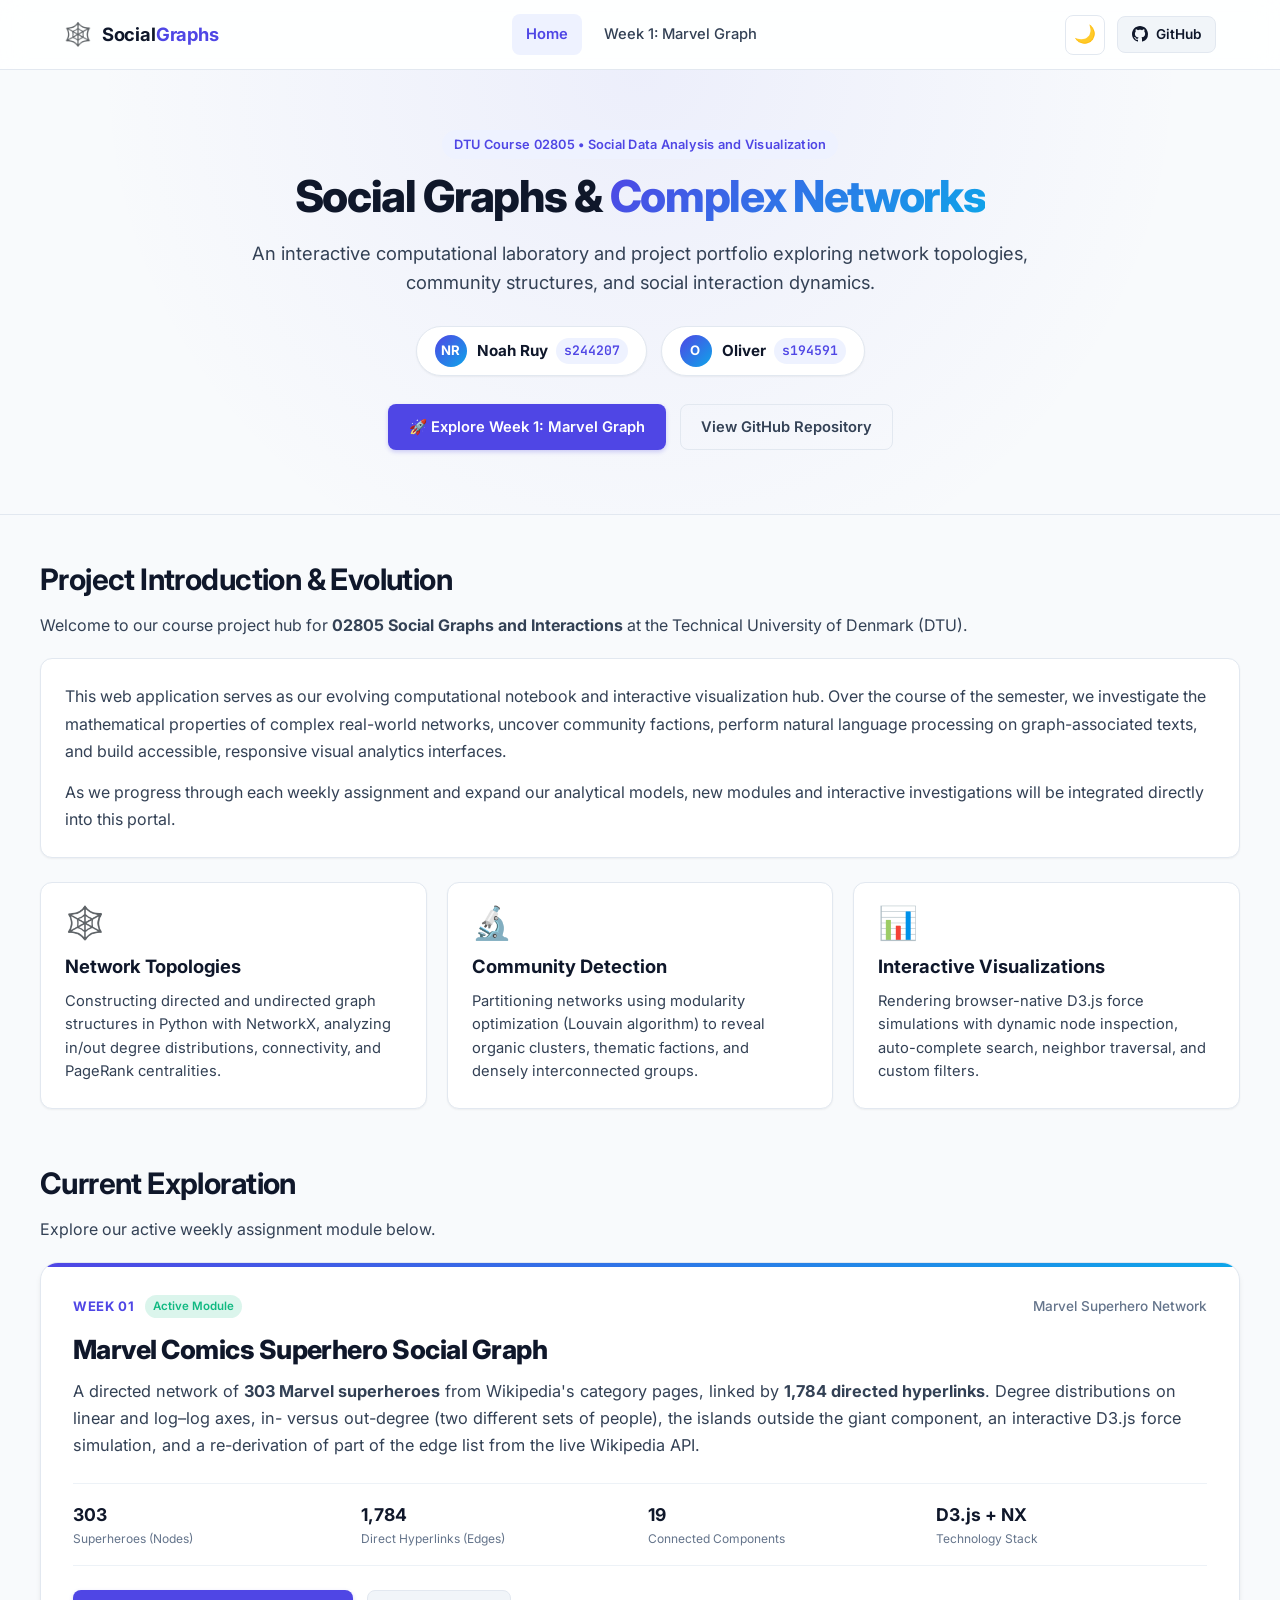
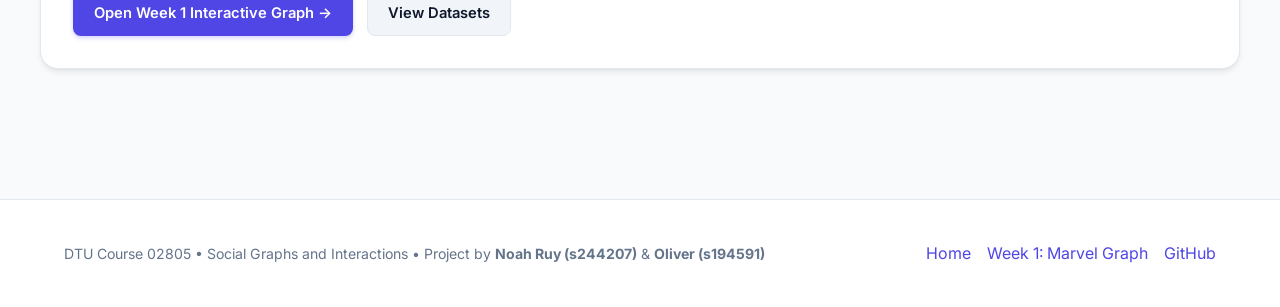
<file: docs/index.html>
<!DOCTYPE html>
<html lang="en">
<head>
  <meta charset="UTF-8" />
  <meta name="viewport" content="width=device-width, initial-scale=1.0" />
  <title>02805 Social Graphs & Interactions | Project Hub</title>
  <link rel="preconnect" href="https://fonts.googleapis.com">
  <link rel="preconnect" href="https://fonts.gstatic.com" crossorigin>
  <link href="https://fonts.googleapis.com/css2?family=Inter:wght@300;400;500;600;700;800&family=JetBrains+Mono:wght@400;500;600&display=swap" rel="stylesheet">
  <link rel="stylesheet" href="css/styles.css" />
</head>
<body class="theme-light">

  <!-- Top Navigation Bar -->
  <header class="navbar">
    <div class="nav-container">
      <a href="index.html" class="brand">
        <span class="brand-icon">🕸️</span>
        <span class="brand-text">Social<strong>Graphs</strong></span>
      </a>
      
      <nav class="nav-links" id="nav-links">
        <a href="index.html" class="nav-link active">Home</a>
        <a href="week1.html" class="nav-link">Week 1: Marvel Graph</a>
      </nav>

      <div class="nav-actions">
        <button id="theme-toggle" class="btn-icon" aria-label="Toggle theme" title="Toggle dark/light mode">
          <span class="theme-icon">🌙</span>
        </button>
        <a href="https://github.com/Neismo/02805-SocialGraphs" target="_blank" class="btn btn-secondary btn-sm">
          <svg class="icon" viewBox="0 0 24 24" width="16" height="16" fill="currentColor">
            <path d="M12 0C5.37 0 0 5.37 0 12c0 5.31 3.435 9.795 8.205 11.385.6.105.825-.255.825-.57 0-.285-.015-1.23-.015-2.235-3.015.555-3.795-.735-4.035-1.41-.135-.345-.72-1.41-1.23-1.695-.42-.225-1.02-.78-.015-.795.945-.015 1.62.87 1.845 1.23 1.08 1.815 2.805 1.305 3.495.99.105-.78.42-1.305.765-1.605-2.67-.3-5.46-1.335-5.46-5.925 0-1.305.465-2.385 1.23-3.225-.12-.3-.54-1.53.12-3.18 0 0 1.005-.315 3.3 1.23.96-.27 1.98-.405 3-.405s2.04.135 3 .405c2.295-1.56 3.3-1.23 3.3-1.23.66 1.65.24 2.88.12 3.18.765.84 1.23 1.905 1.23 3.225 0 4.605-2.805 5.625-5.475 5.925.435.375.81 1.095.81 2.22 0 1.605-.015 2.895-.015 3.3 0 .315.225.69.825.57A12.02 12.02 0 0024 12c0-6.63-5.37-12-12-12z"/>
          </svg>
          <span>GitHub</span>
        </a>
        <button id="mobile-menu-btn" class="btn-icon mobile-only" aria-label="Open menu">
          ☰
        </button>
      </div>
    </div>
  </header>

  <!-- Hero Section -->
  <section class="hero-section">
    <div class="container hero-content">
      <span class="tag-badge">DTU Course 02805 • Social Data Analysis and Visualization</span>
      <h1 class="hero-title">
        Social Graphs &amp; <span class="gradient-text">Complex Networks</span>
      </h1>
      <p class="hero-subtitle">
        An interactive computational laboratory and project portfolio exploring network topologies, community structures, and social interaction dynamics.
      </p>

      <!-- Authors Section -->
      <div class="authors-container">
        <div class="author-card">
          <div class="author-avatar">NR</div>
          <div class="author-details">
            <span class="author-name">Noah Ruy</span>
            <span class="author-id">s244207</span>
          </div>
        </div>
        <div class="author-card">
          <div class="author-avatar">O</div>
          <div class="author-details">
            <span class="author-name">Oliver</span>
            <span class="author-id">s194591</span>
          </div>
        </div>
      </div>

      <div class="hero-actions">
        <a href="week1.html" class="btn btn-primary">🚀 Explore Week 1: Marvel Graph</a>
        <a href="https://github.com/Neismo/02805-SocialGraphs" target="_blank" class="btn btn-outline">View GitHub Repository</a>
      </div>
    </div>
  </section>

  <!-- Main Content -->
  <main class="container page-content">

    <!-- Project Introduction Section -->
    <section class="section-block">
      <div class="section-heading">
        <h2>Project Introduction &amp; Evolution</h2>
        <p>
          Welcome to our course project hub for <strong>02805 Social Graphs and Interactions</strong> at the Technical University of Denmark (DTU).
        </p>
      </div>

      <div style="background-color: var(--bg-card); border: 1px solid var(--border-color); border-radius: var(--radius-md); padding: 24px; box-shadow: var(--shadow-xs); line-height: 1.7; color: var(--text-secondary); margin-bottom: 24px;">
        <p style="margin-bottom: 14px;">
          This web application serves as our evolving computational notebook and interactive visualization hub. Over the course of the semester, we investigate the mathematical properties of complex real-world networks, uncover community factions, perform natural language processing on graph-associated texts, and build accessible, responsive visual analytics interfaces.
        </p>
        <p>
          As we progress through each weekly assignment and expand our analytical models, new modules and interactive investigations will be integrated directly into this portal.
        </p>
      </div>

      <!-- Key Pillars -->
      <div class="pillars-grid">
        <div class="pillar-card">
          <span class="pillar-icon">🕸️</span>
          <h3 class="pillar-title">Network Topologies</h3>
          <p class="pillar-desc">
            Constructing directed and undirected graph structures in Python with NetworkX, analyzing in/out degree distributions, connectivity, and PageRank centralities.
          </p>
        </div>

        <div class="pillar-card">
          <span class="pillar-icon">🔬</span>
          <h3 class="pillar-title">Community Detection</h3>
          <p class="pillar-desc">
            Partitioning networks using modularity optimization (Louvain algorithm) to reveal organic clusters, thematic factions, and densely interconnected groups.
          </p>
        </div>

        <div class="pillar-card">
          <span class="pillar-icon">📊</span>
          <h3 class="pillar-title">Interactive Visualizations</h3>
          <p class="pillar-desc">
            Rendering browser-native D3.js force simulations with dynamic node inspection, auto-complete search, neighbor traversal, and custom filters.
          </p>
        </div>
      </div>
    </section>

    <!-- Active Weekly Module Section -->
    <section class="section-block">
      <div class="section-heading">
        <h2>Current Exploration</h2>
        <p>Explore our active weekly assignment module below.</p>
      </div>

      <div class="module-spotlight-card">
        <div class="module-spotlight-header">
          <div style="display: flex; align-items: center; gap: 10px;">
            <span class="week-number">Week 01</span>
            <span class="badge-pill ready">Active Module</span>
          </div>
          <span style="font-size: 0.85rem; color: var(--text-muted); font-weight: 500;">Marvel Superhero Network</span>
        </div>

        <h3 class="module-spotlight-title">Marvel Comics Superhero Social Graph</h3>
        <p class="module-spotlight-desc">
          A directed network of <strong>303 Marvel superheroes</strong> from Wikipedia's category pages, linked by <strong>1,784 directed hyperlinks</strong>. Degree distributions on linear and log&ndash;log axes, in- versus out-degree (two different sets of people), the islands outside the giant component, an interactive D3.js force simulation, and a re-derivation of part of the edge list from the live Wikipedia API.
        </p>

        <div class="module-spotlight-stats">
          <div class="week-stat-item">
            <span class="week-stat-val">303</span>
            <span class="week-stat-lbl">Superheroes (Nodes)</span>
          </div>
          <div class="week-stat-item">
            <span class="week-stat-val">1,784</span>
            <span class="week-stat-lbl">Direct Hyperlinks (Edges)</span>
          </div>
          <div class="week-stat-item">
            <span class="week-stat-val">19</span>
            <span class="week-stat-lbl">Connected Components</span>
          </div>
          <div class="week-stat-item">
            <span class="week-stat-val">D3.js + NX</span>
            <span class="week-stat-lbl">Technology Stack</span>
          </div>
        </div>

        <div class="module-spotlight-actions">
          <a href="week1.html" class="btn btn-primary">
            Open Week 1 Interactive Graph &rarr;
          </a>
          <a href="https://github.com/Neismo/02805-SocialGraphs/tree/master/docs/data" target="_blank" class="btn btn-secondary">
            View Datasets
          </a>
        </div>
      </div>
    </section>

  </main>

  <!-- Site Footer -->
  <footer class="site-footer">
    <div class="container footer-content">
      <div class="footer-text">
        DTU Course 02805 • Social Graphs and Interactions • Project by <strong>Noah Ruy (s244207)</strong> &amp; <strong>Oliver (s194591)</strong>
      </div>
      <div class="footer-links">
        <a href="index.html">Home</a>
        <a href="week1.html">Week 1: Marvel Graph</a>
        <a href="https://github.com/Neismo/02805-SocialGraphs" target="_blank">GitHub</a>
      </div>
    </div>
  </footer>

  <!-- Scripts -->
  <script src="js/main.js"></script>
</body>
</html>
</file>
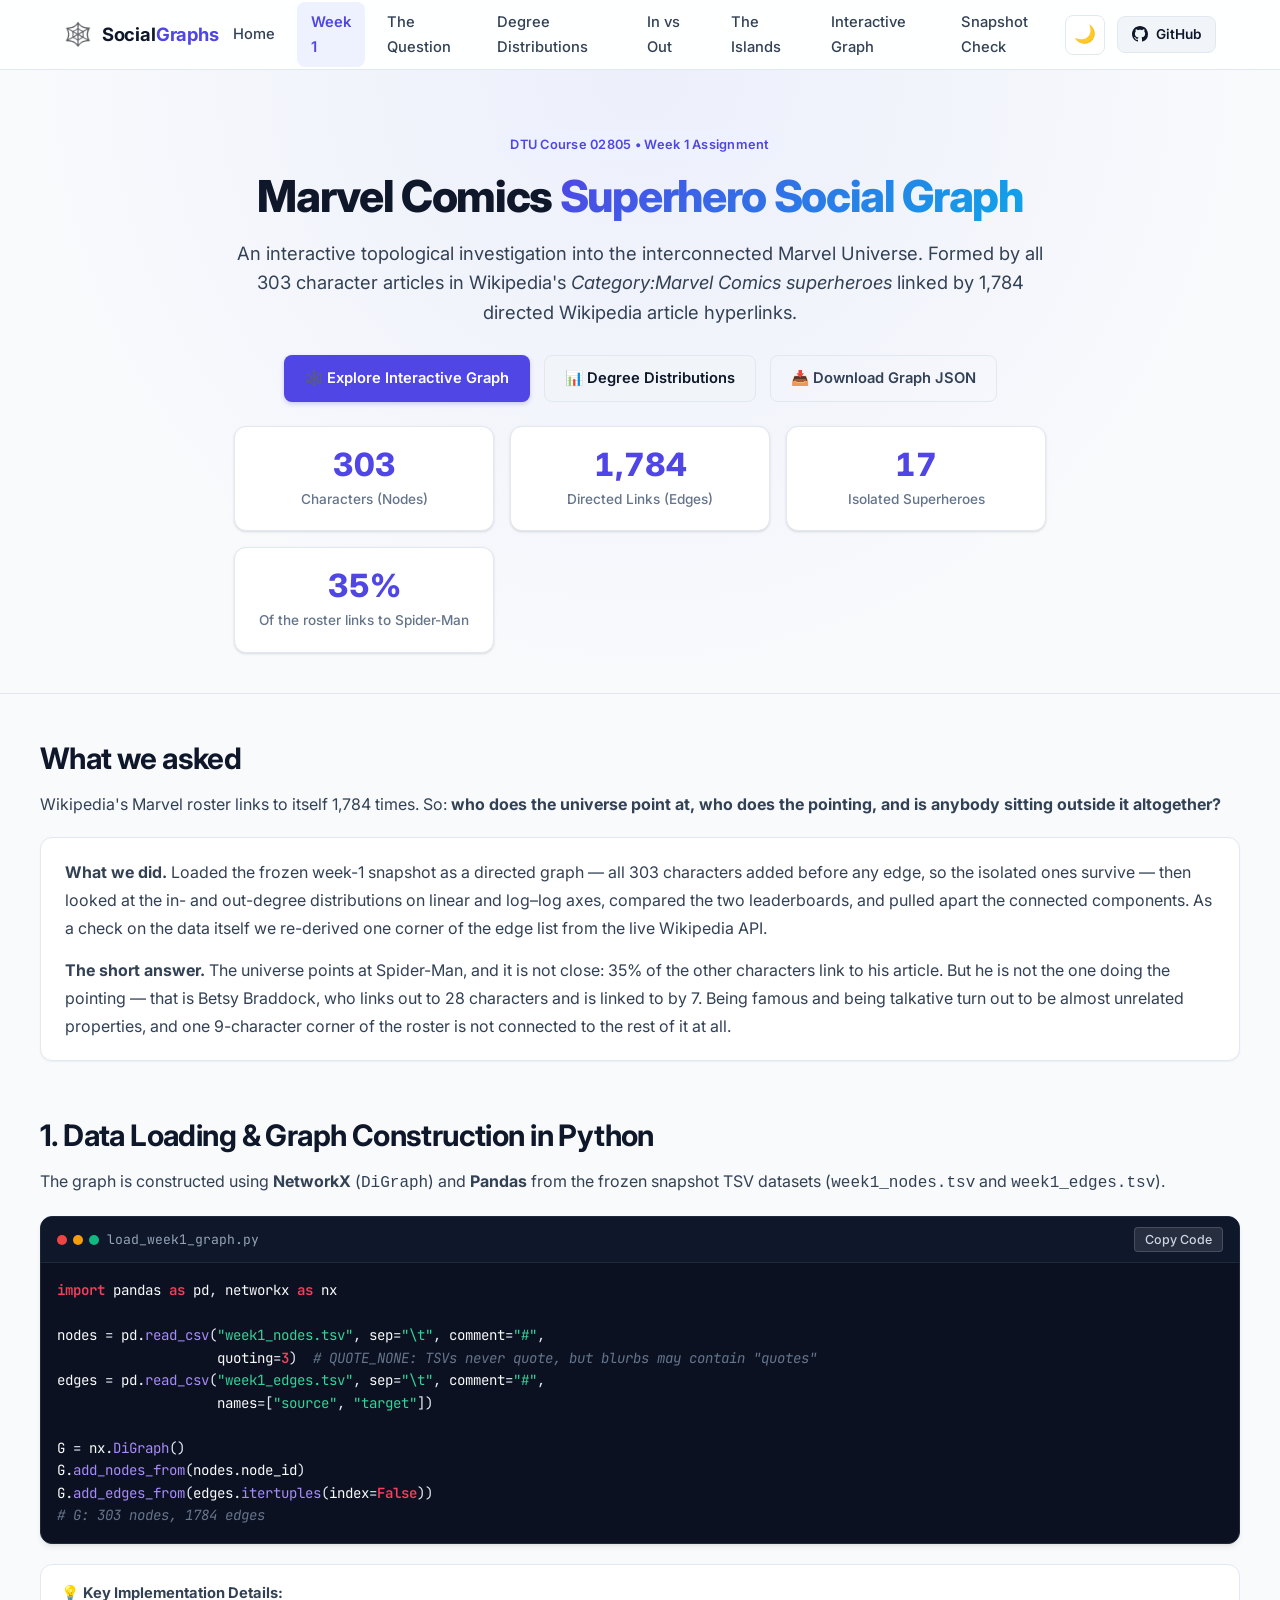
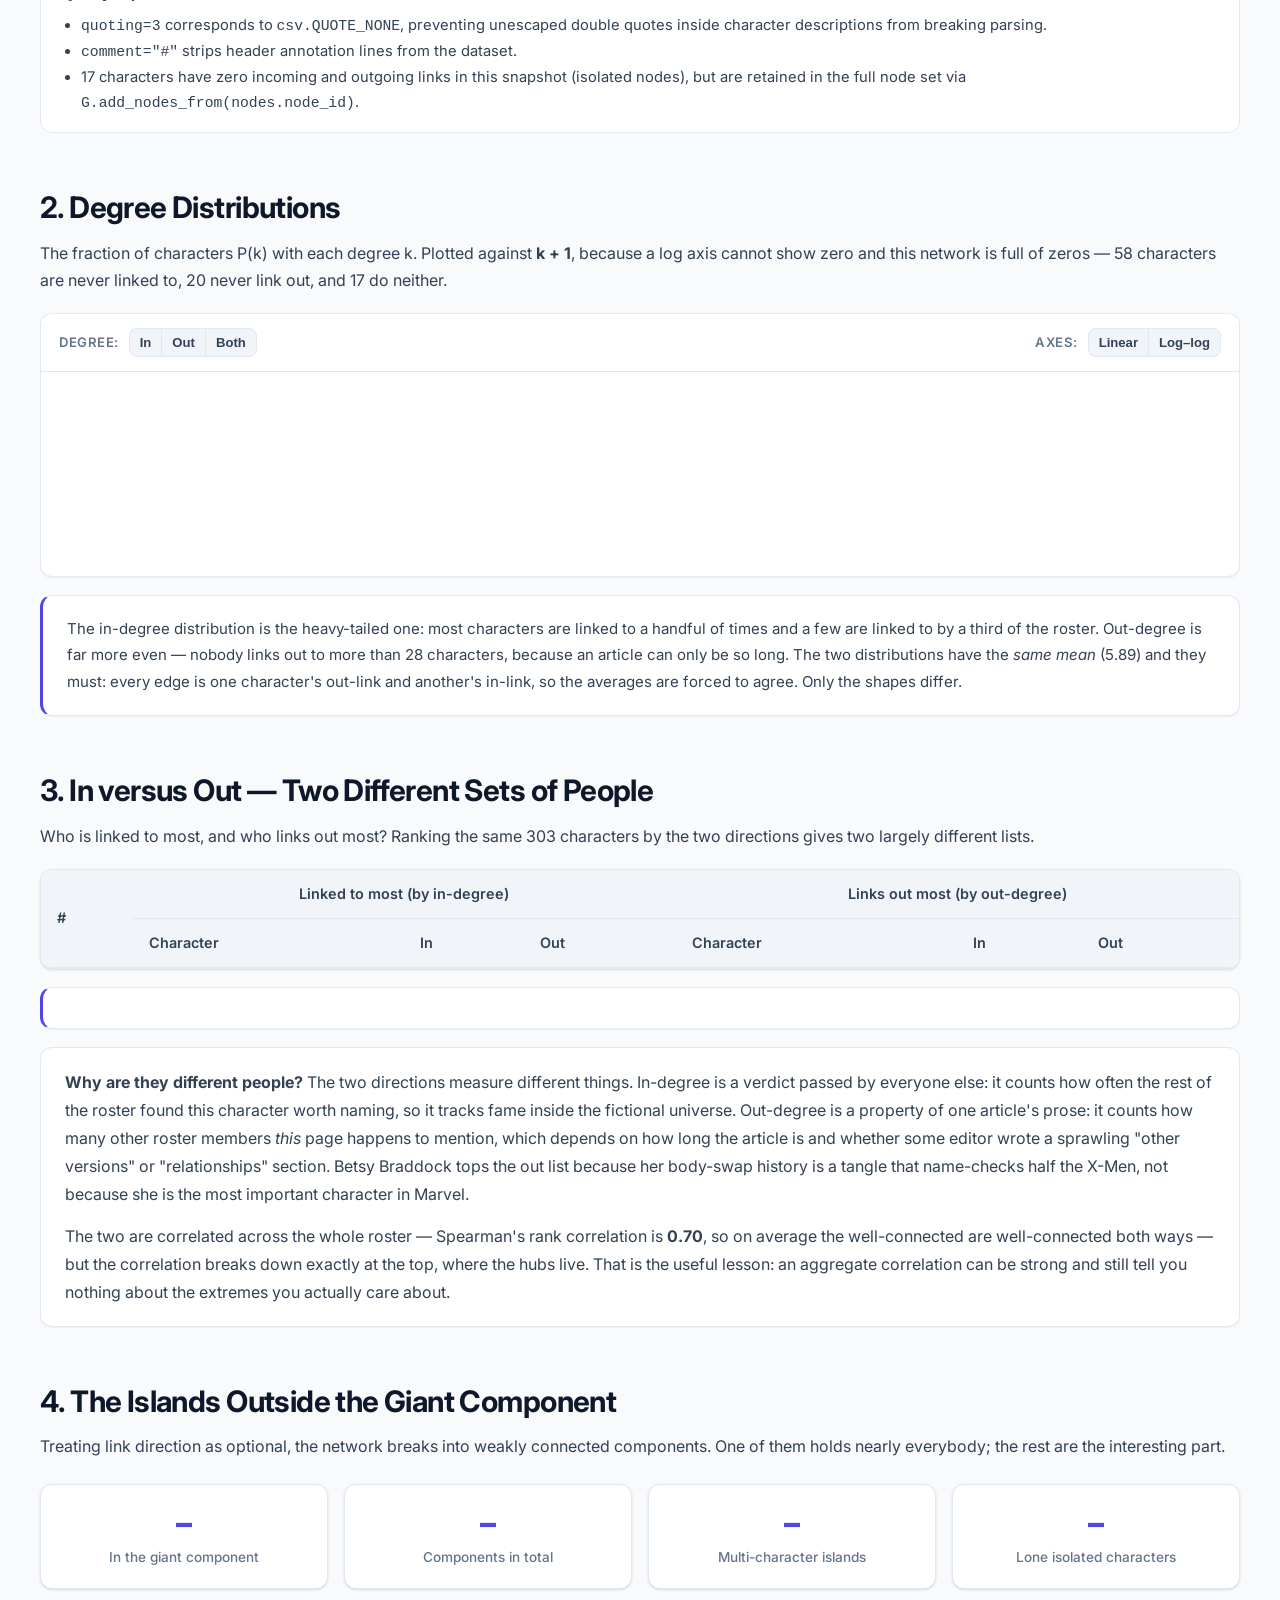
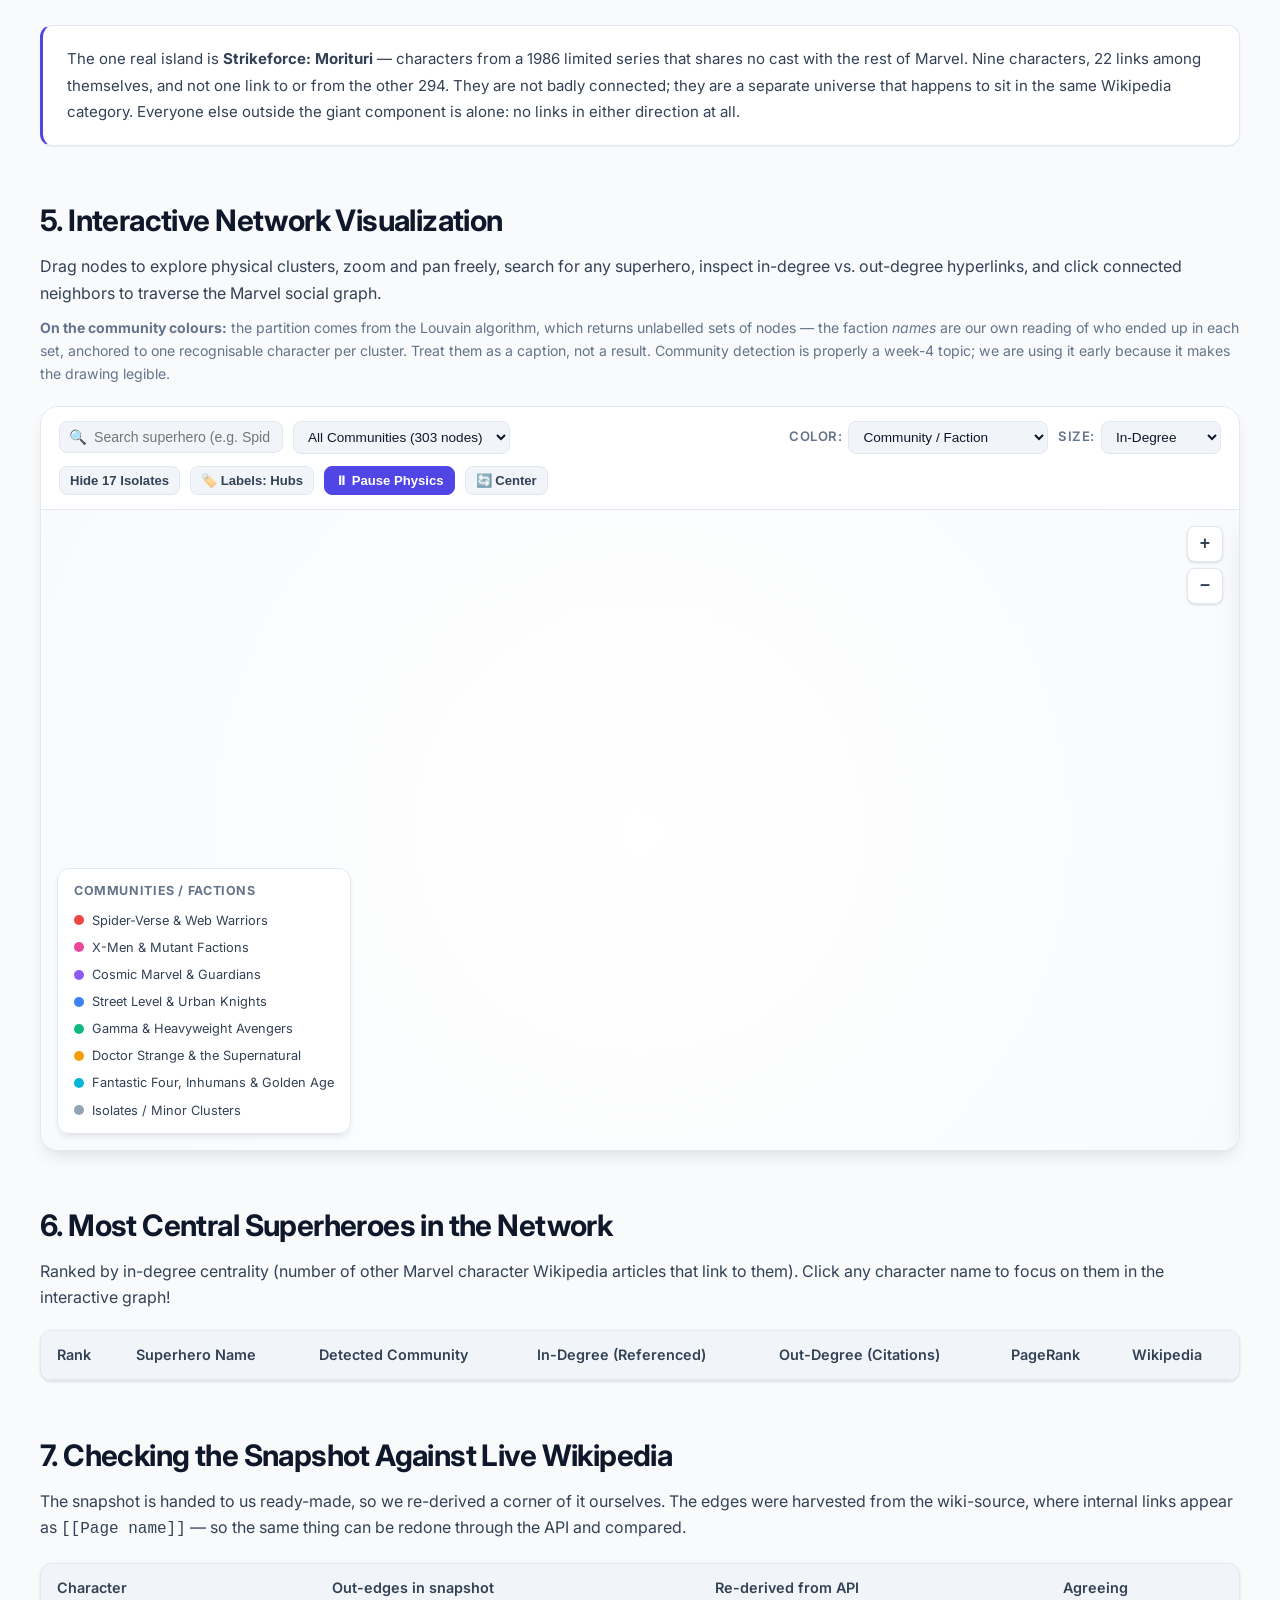
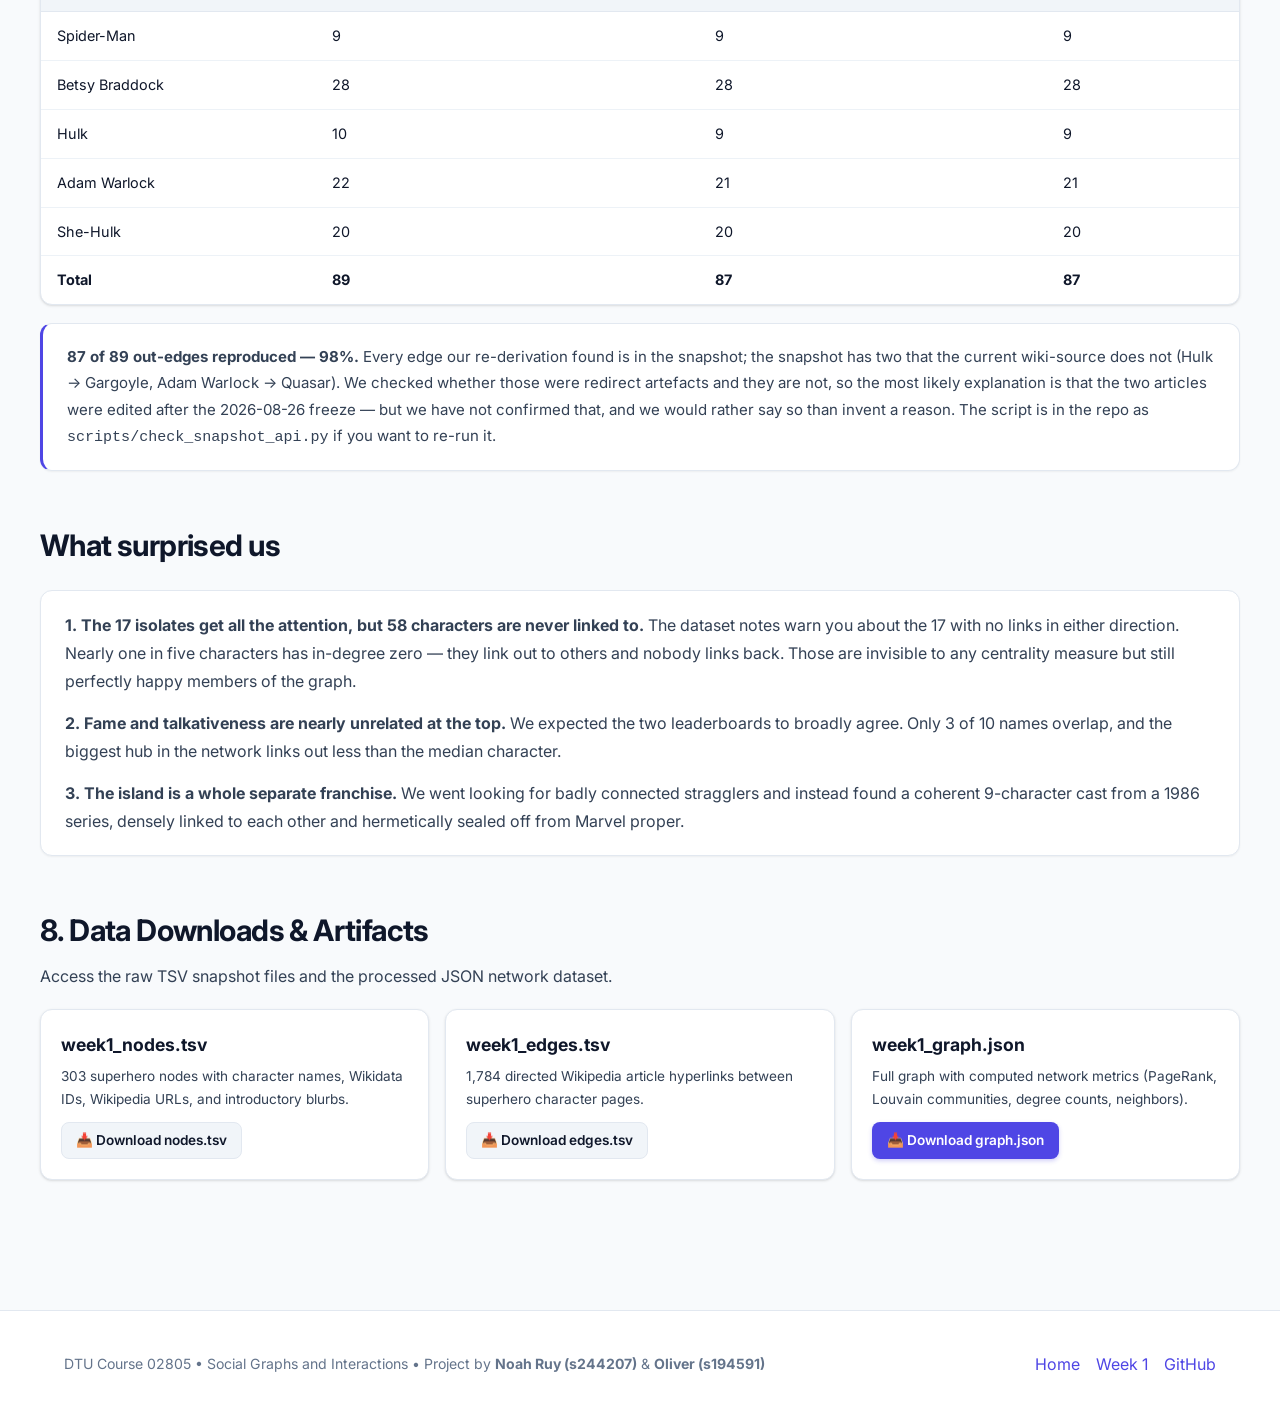
<file: docs/week1.html>
<!DOCTYPE html>
<html lang="en">
<head>
  <meta charset="UTF-8" />
  <meta name="viewport" content="width=device-width, initial-scale=1.0" />
  <title>Week 1: Marvel Superhero Social Graph | DTU 02805</title>
  <link rel="preconnect" href="https://fonts.googleapis.com">
  <link rel="preconnect" href="https://fonts.gstatic.com" crossorigin>
  <link href="https://fonts.googleapis.com/css2?family=Inter:wght@300;400;500;600;700;800&family=JetBrains+Mono:wght@400;500;600&display=swap" rel="stylesheet">
  <link rel="stylesheet" href="css/styles.css" />
  <!-- D3.js v7 -->
  <script src="https://d3js.org/d3.v7.min.js"></script>
</head>
<body class="theme-light">

  <!-- Top Navigation Bar -->
  <header class="navbar">
    <div class="nav-container">
      <a href="index.html" class="brand">
        <span class="brand-icon">🕸️</span>
        <span class="brand-text">Social<strong>Graphs</strong></span>
      </a>
      
      <nav class="nav-links" id="nav-links">
        <a href="index.html" class="nav-link">Home</a>
        <a href="week1.html" class="nav-link active">Week 1</a>
        <a href="#the-question" class="nav-link">The Question</a>
        <a href="#degree-distributions" class="nav-link">Degree Distributions</a>
        <a href="#in-vs-out" class="nav-link">In vs Out</a>
        <a href="#islands" class="nav-link">The Islands</a>
        <a href="#network-visualization" class="nav-link">Interactive Graph</a>
        <a href="#snapshot-check" class="nav-link">Snapshot Check</a>
      </nav>

      <div class="nav-actions">
        <button id="theme-toggle" class="btn-icon" aria-label="Toggle theme" title="Toggle dark/light mode">
          <span class="theme-icon">🌙</span>
        </button>
        <a href="https://github.com/Neismo/02805-SocialGraphs" target="_blank" class="btn btn-secondary btn-sm">
          <svg class="icon" viewBox="0 0 24 24" width="16" height="16" fill="currentColor">
            <path d="M12 0C5.37 0 0 5.37 0 12c0 5.31 3.435 9.795 8.205 11.385.6.105.825-.255.825-.57 0-.285-.015-1.23-.015-2.235-3.015.555-3.795-.735-4.035-1.41-.135-.345-.72-1.41-1.23-1.695-.42-.225-1.02-.78-.015-.795.945-.015 1.62.87 1.845 1.23 1.08 1.815 2.805 1.305 3.495.99.105-.78.42-1.305.765-1.605-2.67-.3-5.46-1.335-5.46-5.925 0-1.305.465-2.385 1.23-3.225-.12-.3-.54-1.53.12-3.18 0 0 1.005-.315 3.3 1.23.96-.27 1.98-.405 3-.405s2.04.135 3 .405c2.295-1.56 3.3-1.23 3.3-1.23.66 1.65.24 2.88.12 3.18.765.84 1.23 1.905 1.23 3.225 0 4.605-2.805 5.625-5.475 5.925.435.375.81 1.095.81 2.22 0 1.605-.015 2.895-.015 3.3 0 .315.225.69.825.57A12.02 12.02 0 0024 12c0-6.63-5.37-12-12-12z"/>
          </svg>
          <span>GitHub</span>
        </a>
        <button id="mobile-menu-btn" class="btn-icon mobile-only" aria-label="Open menu">
          ☰
        </button>
      </div>
    </div>
  </header>

  <!-- Hero Section -->
  <section class="hero-section">
    <div class="container hero-content">
      <span class="tag-badge">DTU Course 02805 • Week 1 Assignment</span>
      <h1 class="hero-title">
        Marvel Comics <span class="gradient-text">Superhero Social Graph</span>
      </h1>
      <p class="hero-subtitle">
        An interactive topological investigation into the interconnected Marvel Universe. Formed by all 303 character articles in Wikipedia's <em>Category:Marvel Comics superheroes</em> linked by 1,784 directed Wikipedia article hyperlinks.
      </p>

      <div class="hero-actions">
        <a href="#network-visualization" class="btn btn-primary">🕸️ Explore Interactive Graph</a>
        <a href="#degree-distributions" class="btn btn-secondary">📊 Degree Distributions</a>
        <a href="data/week1_graph.json" download class="btn btn-outline">📥 Download Graph JSON</a>
      </div>

      <!-- Quick Metrics Counter -->
      <div class="stats-grid">
        <div class="stat-card">
          <div class="stat-value">303</div>
          <div class="stat-label">Characters (Nodes)</div>
        </div>
        <div class="stat-card">
          <div class="stat-value">1,784</div>
          <div class="stat-label">Directed Links (Edges)</div>
        </div>
        <div class="stat-card">
          <div class="stat-value">17</div>
          <div class="stat-label">Isolated Superheroes</div>
        </div>
        <div class="stat-card">
          <div class="stat-value">35%</div>
          <div class="stat-label">Of the roster links to Spider-Man</div>
        </div>
      </div>
    </div>
  </section>

  <!-- Main Content -->
  <main class="container page-content">

    <!-- The question -->
    <section id="the-question" class="section-block">
      <div class="section-heading">
        <h2>What we asked</h2>
        <p>
          Wikipedia's Marvel roster links to itself 1,784 times. So: <strong>who does the universe
          point at, who does the pointing, and is anybody sitting outside it altogether?</strong>
        </p>
      </div>

      <div class="callout-post">
        <p>
          <strong>What we did.</strong> Loaded the frozen week-1 snapshot as a directed graph — all
          303 characters added before any edge, so the isolated ones survive — then looked at the
          in- and out-degree distributions on linear and log–log axes, compared the two
          leaderboards, and pulled apart the connected components. As a check on the data itself we
          re-derived one corner of the edge list from the live Wikipedia API.
        </p>
        <p>
          <strong>The short answer.</strong> The universe points at Spider-Man, and it is not close:
          35% of the other characters link to his article. But he is not the one doing the pointing
          — that is Betsy Braddock, who links out to 28 characters and is linked to by 7. Being
          famous and being talkative turn out to be almost unrelated properties, and one 9-character
          corner of the roster is not connected to the rest of it at all.
        </p>
      </div>
    </section>

    <!-- Section 1: Python Data Loading -->
    <section id="data-loading" class="section-block">
      <div class="section-heading">
        <h2>1. Data Loading & Graph Construction in Python</h2>
        <p>
          The graph is constructed using <strong>NetworkX</strong> (<code>DiGraph</code>) and <strong>Pandas</strong> from the frozen snapshot TSV datasets (<code>week1_nodes.tsv</code> and <code>week1_edges.tsv</code>).
        </p>
      </div>

      <div class="code-container">
        <div class="code-header">
          <div class="code-title">
            <div class="code-dots">
              <span class="code-dot red"></span>
              <span class="code-dot yellow"></span>
              <span class="code-dot green"></span>
            </div>
            <span>load_week1_graph.py</span>
          </div>
          <button class="btn-copy" data-target="python-code-snippet">Copy Code</button>
        </div>
        <pre class="code-block"><code id="python-code-snippet"><span class="hl-keyword">import</span> <span class="hl-var">pandas</span> <span class="hl-keyword">as</span> <span class="hl-var">pd</span>, <span class="hl-var">networkx</span> <span class="hl-keyword">as</span> <span class="hl-var">nx</span>

<span class="hl-var">nodes</span> = <span class="hl-var">pd</span>.<span class="hl-func">read_csv</span>(<span class="hl-string">"week1_nodes.tsv"</span>, <span class="hl-var">sep</span>=<span class="hl-string">"\t"</span>, <span class="hl-var">comment</span>=<span class="hl-string">"#"</span>,
                    <span class="hl-var">quoting</span>=<span class="hl-keyword">3</span>)  <span class="hl-comment"># QUOTE_NONE: TSVs never quote, but blurbs may contain "quotes"</span>
<span class="hl-var">edges</span> = <span class="hl-var">pd</span>.<span class="hl-func">read_csv</span>(<span class="hl-string">"week1_edges.tsv"</span>, <span class="hl-var">sep</span>=<span class="hl-string">"\t"</span>, <span class="hl-var">comment</span>=<span class="hl-string">"#"</span>,
                    <span class="hl-var">names</span>=[<span class="hl-string">"source"</span>, <span class="hl-string">"target"</span>])

<span class="hl-var">G</span> = <span class="hl-var">nx</span>.<span class="hl-func">DiGraph</span>()
<span class="hl-var">G</span>.<span class="hl-func">add_nodes_from</span>(<span class="hl-var">nodes</span>.<span class="hl-var">node_id</span>)
<span class="hl-var">G</span>.<span class="hl-func">add_edges_from</span>(<span class="hl-var">edges</span>.<span class="hl-func">itertuples</span>(<span class="hl-var">index</span>=<span class="hl-keyword">False</span>))
<span class="hl-comment"># G: 303 nodes, 1784 edges</span></code></pre>
      </div>

      <div style="background-color: var(--bg-surface); border: 1px solid var(--border-color); border-radius: var(--radius-md); padding: 16px 20px; font-size: 0.92rem; color: var(--text-secondary);">
        💡 <strong>Key Implementation Details:</strong>
        <ul style="margin: 8px 0 0 20px; line-height: 1.7;">
          <li><code>quoting=3</code> corresponds to <code>csv.QUOTE_NONE</code>, preventing unescaped double quotes inside character descriptions from breaking parsing.</li>
          <li><code>comment="#"</code> strips header annotation lines from the dataset.</li>
          <li>17 characters have zero incoming and outgoing links in this snapshot (isolated nodes), but are retained in the full node set via <code>G.add_nodes_from(nodes.node_id)</code>.</li>
        </ul>
      </div>
    </section>

    <!-- Section 2: Degree distributions -->
    <section id="degree-distributions" class="section-block">
      <div class="section-heading">
        <h2>2. Degree Distributions</h2>
        <p>
          The fraction of characters P(k) with each degree k. Plotted against <strong>k + 1</strong>,
          because a log axis cannot show zero and this network is full of zeros — 58 characters are
          never linked to, 20 never link out, and 17 do neither.
        </p>
      </div>

      <div id="degree-chart-wrapper" class="chart-card">
        <div class="graph-toolbar" style="border-radius: var(--radius-md) var(--radius-md) 0 0">
          <div class="toolbar-group">
            <span class="toolbar-label">Degree:</span>
            <span id="deg-mode-seg" class="seg-group">
              <button class="btn-tool" data-v="in">In</button>
              <button class="btn-tool" data-v="out">Out</button>
              <button class="btn-tool" data-v="both">Both</button>
            </span>
          </div>
          <div class="toolbar-group">
            <span class="toolbar-label">Axes:</span>
            <span id="deg-axes-seg" class="seg-group">
              <button class="btn-tool" data-v="linear">Linear</button>
              <button class="btn-tool" data-v="log">Log–log</button>
            </span>
          </div>
        </div>
        <div class="chart-body">
          <div id="degree-chart-legend" class="chart-legend-row"></div>
          <svg id="degree-chart"></svg>
          <p id="degree-chart-note" class="chart-note"></p>
        </div>
      </div>

      <div class="callout-note">
        The in-degree distribution is the heavy-tailed one: most characters are linked to a handful
        of times and a few are linked to by a third of the roster. Out-degree is far more even —
        nobody links out to more than 28 characters, because an article can only be so long. The two
        distributions have the <em>same mean</em> (5.89) and they must: every edge is one character's
        out-link and another's in-link, so the averages are forced to agree. Only the shapes differ.
      </div>
    </section>

    <!-- Section 3: In versus out -->
    <section id="in-vs-out" class="section-block">
      <div class="section-heading">
        <h2>3. In versus Out — Two Different Sets of People</h2>
        <p>
          Who is linked to most, and who links out most? Ranking the same 303 characters by the two
          directions gives two largely different lists.
        </p>
      </div>

      <div class="table-wrapper">
        <table class="data-table">
          <thead>
            <tr>
              <th rowspan="2">#</th>
              <th colspan="3" style="text-align:center">Linked to most (by in-degree)</th>
              <th colspan="3" style="text-align:center">Links out most (by out-degree)</th>
            </tr>
            <tr>
              <th>Character</th><th>In</th><th>Out</th>
              <th>Character</th><th>In</th><th>Out</th>
            </tr>
          </thead>
          <tbody id="inout-tbody"><!-- populated from week1_graph.json --></tbody>
        </table>
      </div>

      <div class="callout-note" id="inout-readout"></div>

      <div class="callout-post">
        <p>
          <strong>Why are they different people?</strong> The two directions measure different
          things. In-degree is a verdict passed by everyone else: it counts how often the rest of
          the roster found this character worth naming, so it tracks fame inside the fictional
          universe. Out-degree is a property of one article's prose: it counts how many other
          roster members <em>this</em> page happens to mention, which depends on how long the
          article is and whether some editor wrote a sprawling "other versions" or "relationships"
          section. Betsy Braddock tops the out list because her body-swap history is a tangle that
          name-checks half the X-Men, not because she is the most important character in Marvel.
        </p>
        <p>
          The two are correlated across the whole roster — Spearman's rank correlation is
          <strong>0.70</strong>, so on average the well-connected are well-connected both ways — but
          the correlation breaks down exactly at the top, where the hubs live. That is the useful
          lesson: an aggregate correlation can be strong and still tell you nothing about the
          extremes you actually care about.
        </p>
      </div>
    </section>

    <!-- Section 4: The islands -->
    <section id="islands" class="section-block">
      <div class="section-heading">
        <h2>4. The Islands Outside the Giant Component</h2>
        <p>
          Treating link direction as optional, the network breaks into weakly connected components.
          One of them holds nearly everybody; the rest are the interesting part.
        </p>
      </div>

      <div class="stats-grid">
        <div class="stat-card"><div class="stat-value" id="isl-giant">–</div>
          <div class="stat-label">In the giant component</div></div>
        <div class="stat-card"><div class="stat-value" id="isl-count">–</div>
          <div class="stat-label">Components in total</div></div>
        <div class="stat-card"><div class="stat-value" id="isl-islands">–</div>
          <div class="stat-label">Multi-character islands</div></div>
        <div class="stat-card"><div class="stat-value" id="isl-singletons">–</div>
          <div class="stat-label">Lone isolated characters</div></div>
      </div>

      <div id="island-list" style="display:grid; grid-template-columns:repeat(auto-fit,minmax(280px,1fr)); gap:16px; margin-top:18px"></div>

      <div class="callout-note">
        The one real island is <strong>Strikeforce: Morituri</strong> — characters from a 1986
        limited series that shares no cast with the rest of Marvel. Nine characters, 22 links among
        themselves, and not one link to or from the other 294. They are not badly connected; they
        are a separate universe that happens to sit in the same Wikipedia category. Everyone else
        outside the giant component is alone: no links in either direction at all.
      </div>
    </section>

    <!-- Section 5: Interactive Network Visualization -->
    <section id="network-visualization" class="section-block">
      <div class="section-heading">
        <h2>5. Interactive Network Visualization</h2>
        <p>
          Drag nodes to explore physical clusters, zoom and pan freely, search for any superhero, inspect in-degree vs. out-degree hyperlinks, and click connected neighbors to traverse the Marvel social graph.
        </p>
        <p style="font-size:.88rem;color:var(--text-muted);margin-top:10px">
          <strong>On the community colours:</strong> the partition comes from the Louvain algorithm,
          which returns unlabelled sets of nodes — the faction <em>names</em> are our own reading of
          who ended up in each set, anchored to one recognisable character per cluster. Treat them as
          a caption, not a result. Community detection is properly a week-4 topic; we are using it
          early because it makes the drawing legible.
        </p>
      </div>

      <!-- Graph Stage -->
      <div class="graph-stage-wrapper">
        
        <!-- Controls Toolbar -->
        <div class="graph-toolbar">
          <div class="toolbar-group">
            <!-- Search Superhero -->
            <div class="search-box-wrapper">
              <span class="search-icon">🔍</span>
              <input type="text" id="search-superhero" class="search-input" placeholder="Search superhero (e.g. Spider-Man)..." autocomplete="off" />
              <div id="search-dropdown" class="search-dropdown"></div>
            </div>

            <!-- Community Filter -->
            <select id="filter-community" class="select-control">
              <option value="all">All Communities (303 nodes)</option>
            </select>
          </div>

          <div class="toolbar-group">
            <!-- Color Mode -->
            <div style="display:flex; align-items:center; gap:6px;">
              <span class="toolbar-label">Color:</span>
              <select id="select-color-mode" class="select-control">
                <option value="community">Community / Faction</option>
                <option value="in_degree">In-Degree (Popularity)</option>
                <option value="out_degree">Out-Degree (Connectivity)</option>
                <option value="pagerank">PageRank</option>
              </select>
            </div>

            <!-- Size Mode -->
            <div style="display:flex; align-items:center; gap:6px;">
              <span class="toolbar-label">Size:</span>
              <select id="select-size-mode" class="select-control">
                <option value="in_degree">In-Degree</option>
                <option value="out_degree">Out-Degree</option>
                <option value="total_degree">Total Degree</option>
                <option value="pagerank">PageRank</option>
                <option value="uniform">Uniform</option>
              </select>
            </div>
          </div>

          <div class="toolbar-group">
            <button id="btn-toggle-isolates" class="btn-tool">Hide 17 Isolates</button>
            <button id="btn-toggle-labels" class="btn-tool">🏷️ Labels: Hubs</button>
            <button id="btn-toggle-physics" class="btn-tool active">⏸ Pause Physics</button>
            <button id="btn-reset-zoom" class="btn-tool">🔄 Center</button>
          </div>
        </div>

        <!-- Graph Viewport Canvas -->
        <div id="graph-container" class="graph-viewport">
          <svg id="graph-svg"></svg>

          <!-- Floating Zoom Controls -->
          <div class="graph-floating-controls">
            <button id="btn-zoom-in" class="btn-float" title="Zoom In">+</button>
            <button id="btn-zoom-out" class="btn-float" title="Zoom Out">−</button>
          </div>

          <!-- Legend Overlay -->
          <div class="graph-legend-overlay">
            <div class="legend-title">Communities / Factions</div>
            <div class="legend-items">
              <div class="legend-item"><span class="legend-color-dot" style="background:#EF4444;"></span> Spider-Verse & Web Warriors</div>
              <div class="legend-item"><span class="legend-color-dot" style="background:#EC4899;"></span> X-Men & Mutant Factions</div>
              <div class="legend-item"><span class="legend-color-dot" style="background:#8B5CF6;"></span> Cosmic Marvel & Guardians</div>
              <div class="legend-item"><span class="legend-color-dot" style="background:#3B82F6;"></span> Street Level & Urban Knights</div>
              <div class="legend-item"><span class="legend-color-dot" style="background:#10B981;"></span> Gamma & Heavyweight Avengers</div>
              <div class="legend-item"><span class="legend-color-dot" style="background:#F59E0B;"></span> Doctor Strange & the Supernatural</div>
              <div class="legend-item"><span class="legend-color-dot" style="background:#06B6D4;"></span> Fantastic Four, Inhumans & Golden Age</div>
              <div class="legend-item"><span class="legend-color-dot" style="background:#94A3B8;"></span> Isolates / Minor Clusters</div>
            </div>
          </div>

          <!-- Hover Tooltip -->
          <div id="graph-tooltip" class="graph-tooltip"></div>

          <!-- Node Inspector Drawer -->
          <div id="node-inspector" class="node-inspector-drawer">
            <div class="inspector-header">
              <span class="inspector-header-title">Character Inspector</span>
              <button id="inspector-close" class="btn-close" aria-label="Close Inspector">✕</button>
            </div>
            <div class="inspector-body">
              <div class="char-hero">
                <h3 id="insp-name" class="char-name">Spider-Man</h3>
                <div id="insp-id" class="char-id">Spider-Man</div>
                <div style="margin-top: 6px;">
                  <span id="insp-community-badge" class="badge-pill">Spider-Verse</span>
                </div>
              </div>

              <p id="insp-desc" class="char-description">
                Spider-Man is a superhero created by Stan Lee and Steve Ditko...
              </p>

              <div>
                <a id="insp-wiki-link" href="#" target="_blank" class="btn btn-outline btn-sm" style="width: 100%;">
                  Read Wikipedia Article ↗
                </a>
              </div>

              <!-- Metrics -->
              <div class="char-metrics-grid">
                <div class="char-metric-card">
                  <div id="insp-in-degree" class="char-metric-val">106</div>
                  <div class="char-metric-lbl">In-Degree (Incoming)</div>
                </div>
                <div class="char-metric-card">
                  <div id="insp-out-degree" class="char-metric-val">9</div>
                  <div class="char-metric-lbl">Out-Degree (Outgoing)</div>
                </div>
                <div class="char-metric-card">
                  <div id="insp-total-degree" class="char-metric-val">115</div>
                  <div class="char-metric-lbl">Total Degree</div>
                </div>
                <div class="char-metric-card">
                  <div id="insp-pagerank" class="char-metric-val">0.0501</div>
                  <div class="char-metric-lbl">PageRank</div>
                </div>
              </div>

              <!-- Incoming Links -->
              <div>
                <div class="neighbor-section-title">
                  <span>Incoming Links (Referenced By)</span>
                  <span style="color: #06b6d4; font-size: 0.75rem;">Cyan Arrows</span>
                </div>
                <div id="insp-in-neighbors" class="neighbor-chips"></div>
              </div>

              <!-- Outgoing Links -->
              <div>
                <div class="neighbor-section-title">
                  <span>Outgoing Links (Links To)</span>
                  <span style="color: #f59e0b; font-size: 0.75rem;">Orange Arrows</span>
                </div>
                <div id="insp-out-neighbors" class="neighbor-chips"></div>
              </div>
            </div>
          </div>

        </div>
      </div>
    </section>

    <!-- Section 3: Top Superheroes Table -->
    <section id="top-superheroes" class="section-block">
      <div class="section-heading">
        <h2>6. Most Central Superheroes in the Network</h2>
        <p>
          Ranked by in-degree centrality (number of other Marvel character Wikipedia articles that link to them). Click any character name to focus on them in the interactive graph!
        </p>
      </div>

      <div class="table-wrapper">
        <table class="data-table">
          <thead>
            <tr>
              <th>Rank</th>
              <th>Superhero Name</th>
              <th>Detected Community</th>
              <th>In-Degree (Referenced)</th>
              <th>Out-Degree (Citations)</th>
              <th>PageRank</th>
              <th>Wikipedia</th>
            </tr>
          </thead>
          <tbody id="top-superheroes-tbody">
            <!-- Populated via week1.js -->
          </tbody>
        </table>
      </div>
    </section>

    <!-- Section 7: Checking the snapshot -->
    <section id="snapshot-check" class="section-block">
      <div class="section-heading">
        <h2>7. Checking the Snapshot Against Live Wikipedia</h2>
        <p>
          The snapshot is handed to us ready-made, so we re-derived a corner of it ourselves. The
          edges were harvested from the wiki-source, where internal links appear as
          <code>[[Page name]]</code> — so the same thing can be redone through the API and compared.
        </p>
      </div>

      <div class="table-wrapper">
        <table class="data-table">
          <thead><tr><th>Character</th><th>Out-edges in snapshot</th><th>Re-derived from API</th><th>Agreeing</th></tr></thead>
          <tbody>
            <tr><td>Spider-Man</td><td>9</td><td>9</td><td>9</td></tr>
            <tr><td>Betsy Braddock</td><td>28</td><td>28</td><td>28</td></tr>
            <tr><td>Hulk</td><td>10</td><td>9</td><td>9</td></tr>
            <tr><td>Adam Warlock</td><td>22</td><td>21</td><td>21</td></tr>
            <tr><td>She-Hulk</td><td>20</td><td>20</td><td>20</td></tr>
            <tr><td><strong>Total</strong></td><td><strong>89</strong></td><td><strong>87</strong></td><td><strong>87</strong></td></tr>
          </tbody>
        </table>
      </div>

      <div class="callout-note">
        <strong>87 of 89 out-edges reproduced — 98%.</strong> Every edge our re-derivation found is
        in the snapshot; the snapshot has two that the current wiki-source does not
        (Hulk → Gargoyle, Adam Warlock → Quasar). We checked whether those were redirect artefacts
        and they are not, so the most likely explanation is that the two articles were edited after
        the 2026-08-26 freeze — but we have not confirmed that, and we would rather say so than
        invent a reason. The script is in the repo as
        <code>scripts/check_snapshot_api.py</code> if you want to re-run it.
      </div>
    </section>

    <!-- What surprised us -->
    <section class="section-block">
      <div class="section-heading">
        <h2>What surprised us</h2>
      </div>
      <div class="callout-post">
        <p>
          <strong>1. The 17 isolates get all the attention, but 58 characters are never linked to.</strong>
          The dataset notes warn you about the 17 with no links in either direction. Nearly one in five
          characters has in-degree zero — they link out to others and nobody links back. Those are
          invisible to any centrality measure but still perfectly happy members of the graph.
        </p>
        <p>
          <strong>2. Fame and talkativeness are nearly unrelated at the top.</strong> We expected the
          two leaderboards to broadly agree. Only 3 of 10 names overlap, and the biggest hub in the
          network links out less than the median character.
        </p>
        <p>
          <strong>3. The island is a whole separate franchise.</strong> We went looking for badly
          connected stragglers and instead found a coherent 9-character cast from a 1986 series,
          densely linked to each other and hermetically sealed off from Marvel proper.
        </p>
      </div>
    </section>

    <!-- Section 8: Downloads & Resources -->
    <section id="downloads" class="section-block">
      <div class="section-heading">
        <h2>8. Data Downloads & Artifacts</h2>
        <p>Access the raw TSV snapshot files and the processed JSON network dataset.</p>
      </div>

      <div style="display: grid; grid-template-columns: repeat(auto-fit, minmax(260px, 1fr)); gap: 16px;">
        <div class="stat-card" style="text-align: left;">
          <div style="font-weight: 700; font-size: 1.1rem; margin-bottom: 6px;">week1_nodes.tsv</div>
          <p style="font-size: 0.85rem; color: var(--text-secondary); margin-bottom: 12px;">
            303 superhero nodes with character names, Wikidata IDs, Wikipedia URLs, and introductory blurbs.
          </p>
          <a href="data/week1_nodes.tsv" download class="btn btn-secondary btn-sm">📥 Download nodes.tsv</a>
        </div>

        <div class="stat-card" style="text-align: left;">
          <div style="font-weight: 700; font-size: 1.1rem; margin-bottom: 6px;">week1_edges.tsv</div>
          <p style="font-size: 0.85rem; color: var(--text-secondary); margin-bottom: 12px;">
            1,784 directed Wikipedia article hyperlinks between superhero character pages.
          </p>
          <a href="data/week1_edges.tsv" download class="btn btn-secondary btn-sm">📥 Download edges.tsv</a>
        </div>

        <div class="stat-card" style="text-align: left;">
          <div style="font-weight: 700; font-size: 1.1rem; margin-bottom: 6px;">week1_graph.json</div>
          <p style="font-size: 0.85rem; color: var(--text-secondary); margin-bottom: 12px;">
            Full graph with computed network metrics (PageRank, Louvain communities, degree counts, neighbors).
          </p>
          <a href="data/week1_graph.json" download class="btn btn-primary btn-sm">📥 Download graph.json</a>
        </div>
      </div>
    </section>

  </main>

  <!-- Site Footer -->
  <footer class="site-footer">
    <div class="container footer-content">
      <div class="footer-text">
        DTU Course 02805 • Social Graphs and Interactions • Project by <strong>Noah Ruy (s244207)</strong> &amp; <strong>Oliver (s194591)</strong>
      </div>
      <div class="footer-links">
        <a href="index.html">Home</a>
        <a href="week1.html">Week 1</a>
        <a href="https://github.com/Neismo/02805-SocialGraphs" target="_blank">GitHub</a>
      </div>
    </div>
  </footer>

  <!-- Scripts -->
  <script src="js/main.js"></script>
  <script src="js/week1.js"></script>
  <script src="js/week1-analysis.js"></script>
</body>
</html>
</file>
<file: docs/css/styles.css>
/* ==================================================
   02805 Social Graphs - Modern Responsive Stylesheet
   ================================================== */

:root {
  --font-sans: 'Inter', -apple-system, BlinkMacSystemFont, "Segoe UI", Roboto, sans-serif;
  --font-mono: 'JetBrains Mono', monospace;

  /* Light Theme */
  --bg-primary: #f8fafc;
  --bg-surface: #ffffff;
  --bg-surface-alt: #f1f5f9;
  --bg-surface-subtle: #f8fafc;
  --bg-card: #ffffff;
  --bg-overlay: rgba(15, 23, 42, 0.6);
  
  --border-color: #e2e8f0;
  --border-subtle: #edf2f7;
  --border-focus: #6366f1;

  --text-primary: #0f172a;
  --text-secondary: #334155;
  --text-muted: #64748b;
  --text-inverse: #ffffff;

  --accent-primary: #4f46e5;
  --accent-primary-hover: #4338ca;
  --accent-primary-light: #eef2ff;
  --accent-secondary: #0ea5e9;
  --accent-emerald: #10b981;
  --accent-amber: #f59e0b;
  --accent-rose: #f43f5e;

  --shadow-xs: 0 1px 2px 0 rgba(0, 0, 0, 0.05);
  --shadow-sm: 0 1px 3px 0 rgba(0, 0, 0, 0.1), 0 1px 2px -1px rgba(0, 0, 0, 0.1);
  --shadow-md: 0 4px 6px -1px rgba(0, 0, 0, 0.08), 0 2px 4px -2px rgba(0, 0, 0, 0.06);
  --shadow-lg: 0 10px 15px -3px rgba(0, 0, 0, 0.08), 0 4px 6px -4px rgba(0, 0, 0, 0.04);
  --shadow-xl: 0 20px 25px -5px rgba(0, 0, 0, 0.1), 0 8px 10px -6px rgba(0, 0, 0, 0.04);

  --radius-xs: 4px;
  --radius-sm: 8px;
  --radius-md: 12px;
  --radius-lg: 18px;
  --radius-full: 9999px;

  --nav-height: 70px;
}

body.theme-dark {
  /* Dark Theme */
  --bg-primary: #090d16;
  --bg-surface: #0f172a;
  --bg-surface-alt: #1e293b;
  --bg-surface-subtle: #131d31;
  --bg-card: #111c33;
  --bg-overlay: rgba(0, 0, 0, 0.75);

  --border-color: #1e293b;
  --border-subtle: #192338;
  --border-focus: #818cf8;

  --text-primary: #f8fafc;
  --text-secondary: #cbd5e1;
  --text-muted: #94a3b8;
  --text-inverse: #090d16;

  --accent-primary: #6366f1;
  --accent-primary-hover: #818cf8;
  --accent-primary-light: rgba(99, 102, 241, 0.15);
  --accent-secondary: #38bdf8;
  --accent-emerald: #34d399;
  --accent-amber: #fbbf24;
  --accent-rose: #fb7185;

  --shadow-xs: 0 1px 2px 0 rgba(0, 0, 0, 0.4);
  --shadow-sm: 0 1px 3px 0 rgba(0, 0, 0, 0.5);
  --shadow-md: 0 4px 6px -1px rgba(0, 0, 0, 0.6);
  --shadow-lg: 0 10px 15px -3px rgba(0, 0, 0, 0.7);
  --shadow-xl: 0 20px 25px -5px rgba(0, 0, 0, 0.8);
}

/* Base resets */
*, *::before, *::after {
  box-sizing: border-box;
  margin: 0;
  padding: 0;
}

html {
  scroll-behavior: smooth;
  scroll-padding-top: calc(var(--nav-height) + 20px);
}

body {
  font-family: var(--font-sans);
  background-color: var(--bg-primary);
  color: var(--text-primary);
  line-height: 1.65;
  transition: background-color 0.25s ease, color 0.25s ease;
  -webkit-font-smoothing: antialiased;
  min-height: 100vh;
  display: flex;
  flex-direction: column;
}

.container {
  width: 100%;
  max-width: 1200px;
  margin: 0 auto;
  padding: 0 24px;
}

a {
  color: var(--accent-primary);
  text-decoration: none;
  transition: color 0.2s ease;
}
a:hover {
  color: var(--accent-primary-hover);
}

/* ==================================================
   Navbar
   ================================================== */
.navbar {
  position: sticky;
  top: 0;
  z-index: 1000;
  height: var(--nav-height);
  background: rgba(255, 255, 255, 0.85);
  backdrop-filter: blur(12px);
  -webkit-backdrop-filter: blur(12px);
  border-bottom: 1px solid var(--border-color);
  transition: background 0.3s ease, border-color 0.3s ease;
}

body.theme-dark .navbar {
  background: rgba(15, 23, 42, 0.85);
}

.nav-container {
  max-width: 1200px;
  height: 100%;
  margin: 0 auto;
  padding: 0 24px;
  display: flex;
  align-items: center;
  justify-content: space-between;
}

.brand {
  display: flex;
  align-items: center;
  gap: 10px;
  font-size: 1.15rem;
  font-weight: 700;
  color: var(--text-primary);
  letter-spacing: -0.01em;
}

.brand-icon {
  font-size: 1.4rem;
  line-height: 1;
}

.brand-text strong {
  color: var(--accent-primary);
}

.nav-links {
  display: flex;
  align-items: center;
  gap: 8px;
}

.nav-link {
  padding: 8px 14px;
  border-radius: var(--radius-sm);
  font-size: 0.92rem;
  font-weight: 500;
  color: var(--text-secondary);
  transition: all 0.2s ease;
  display: inline-flex;
  align-items: center;
  gap: 6px;
}

.nav-link:hover {
  color: var(--text-primary);
  background-color: var(--bg-surface-alt);
}

.nav-link.active {
  color: var(--accent-primary);
  background-color: var(--accent-primary-light);
  font-weight: 600;
}

/* Dropdown */
.nav-dropdown {
  position: relative;
}

.nav-dropdown-menu {
  position: absolute;
  top: calc(100% + 8px);
  left: 0;
  min-width: 220px;
  background-color: var(--bg-surface);
  border: 1px solid var(--border-color);
  border-radius: var(--radius-md);
  box-shadow: var(--shadow-lg);
  padding: 8px;
  display: none;
  flex-direction: column;
  gap: 4px;
  z-index: 1001;
  animation: dropdownFade 0.2s ease;
}

@keyframes dropdownFade {
  from { opacity: 0; transform: translateY(-6px); }
  to { opacity: 1; transform: translateY(0); }
}

.nav-dropdown:hover .nav-dropdown-menu,
.nav-dropdown.open .nav-dropdown-menu {
  display: flex;
}

.nav-dropdown-item {
  padding: 8px 12px;
  border-radius: var(--radius-sm);
  font-size: 0.88rem;
  color: var(--text-secondary);
  display: flex;
  align-items: center;
  justify-content: space-between;
  transition: all 0.15s ease;
}

.nav-dropdown-item:hover {
  background-color: var(--bg-surface-alt);
  color: var(--text-primary);
}

.nav-dropdown-item.active {
  color: var(--accent-primary);
  background-color: var(--accent-primary-light);
  font-weight: 600;
}

.badge-pill {
  font-size: 0.72rem;
  font-weight: 600;
  padding: 2px 8px;
  border-radius: var(--radius-full);
  background: var(--bg-surface-alt);
  color: var(--text-muted);
}

.badge-pill.ready {
  background: rgba(16, 185, 129, 0.15);
  color: var(--accent-emerald);
}

.badge-pill.soon {
  background: rgba(148, 163, 184, 0.15);
  color: var(--text-muted);
}

.nav-actions {
  display: flex;
  align-items: center;
  gap: 12px;
}

.btn-icon {
  display: flex;
  align-items: center;
  justify-content: center;
  width: 40px;
  height: 40px;
  border-radius: var(--radius-sm);
  border: 1px solid var(--border-color);
  background-color: var(--bg-surface);
  color: var(--text-secondary);
  cursor: pointer;
  transition: all 0.2s ease;
  font-size: 1.1rem;
}

.btn-icon:hover {
  background-color: var(--bg-surface-alt);
  color: var(--text-primary);
  border-color: var(--text-muted);
}

.mobile-only {
  display: none;
}

/* ==================================================
   Buttons & Badges
   ================================================== */
.btn {
  display: inline-flex;
  align-items: center;
  justify-content: center;
  gap: 8px;
  padding: 10px 20px;
  border-radius: var(--radius-sm);
  font-size: 0.92rem;
  font-weight: 600;
  cursor: pointer;
  transition: all 0.2s ease;
  border: 1px solid transparent;
  white-space: nowrap;
}

.btn-sm {
  padding: 6px 14px;
  font-size: 0.85rem;
}

.btn-primary {
  background-color: var(--accent-primary);
  color: #ffffff !important;
  box-shadow: 0 2px 4px rgba(79, 70, 229, 0.25);
}

.btn-primary:hover {
  background-color: var(--accent-primary-hover);
  transform: translateY(-1px);
  box-shadow: 0 4px 10px rgba(79, 70, 229, 0.35);
}

.btn-secondary {
  background-color: var(--bg-surface-alt);
  color: var(--text-primary);
  border-color: var(--border-color);
}

.btn-secondary:hover {
  background-color: var(--border-color);
  color: var(--text-primary);
}

.btn-outline {
  background-color: transparent;
  color: var(--text-secondary);
  border-color: var(--border-color);
}

.btn-outline:hover {
  border-color: var(--accent-primary);
  color: var(--accent-primary);
  background-color: var(--accent-primary-light);
}

.tag-badge {
  display: inline-flex;
  align-items: center;
  gap: 6px;
  padding: 4px 12px;
  background-color: var(--accent-primary-light);
  color: var(--accent-primary);
  border-radius: var(--radius-full);
  font-size: 0.8rem;
  font-weight: 600;
  letter-spacing: 0.02em;
  margin-bottom: 12px;
}

/* ==================================================
   Hero Section
   ================================================== */
.hero-section {
  padding: 60px 0 40px;
  background: radial-gradient(circle at 50% 0%, rgba(99, 102, 241, 0.08) 0%, transparent 70%);
  border-bottom: 1px solid var(--border-color);
}

.hero-content {
  text-align: center;
  max-width: 860px;
  margin: 0 auto;
}

.hero-title {
  font-size: 2.75rem;
  font-weight: 800;
  line-height: 1.18;
  letter-spacing: -0.03em;
  margin-bottom: 16px;
}

.hero-title .gradient-text {
  background: linear-gradient(135deg, var(--accent-primary) 0%, var(--accent-secondary) 100%);
  -webkit-background-clip: text;
  -webkit-text-fill-color: transparent;
}

.hero-subtitle {
  font-size: 1.15rem;
  color: var(--text-secondary);
  line-height: 1.6;
  margin-bottom: 28px;
}

.hero-actions {
  display: flex;
  align-items: center;
  justify-content: center;
  flex-wrap: wrap;
  gap: 14px;
  margin-bottom: 24px;
}

/* ==================================================
   Author & Team Badges
   ================================================== */
.authors-container {
  display: flex;
  align-items: center;
  justify-content: center;
  flex-wrap: wrap;
  gap: 14px;
  margin: 8px auto 28px auto;
}

.author-card {
  display: inline-flex;
  align-items: center;
  gap: 10px;
  background-color: var(--bg-surface);
  border: 1px solid var(--border-color);
  padding: 8px 18px;
  border-radius: var(--radius-full);
  box-shadow: var(--shadow-xs);
  transition: all 0.2s ease;
}

.author-card:hover {
  border-color: var(--accent-primary);
  transform: translateY(-2px);
  box-shadow: var(--shadow-sm);
}

.author-avatar {
  width: 32px;
  height: 32px;
  border-radius: 50%;
  background: linear-gradient(135deg, var(--accent-primary), var(--accent-secondary));
  color: #ffffff;
  display: flex;
  align-items: center;
  justify-content: center;
  font-size: 0.82rem;
  font-weight: 700;
  letter-spacing: 0.02em;
  flex-shrink: 0;
}

.author-details {
  display: flex;
  align-items: center;
  gap: 8px;
}

.author-name {
  font-weight: 700;
  font-size: 0.95rem;
  color: var(--text-primary);
}

.author-id {
  font-family: var(--font-mono);
  font-size: 0.82rem;
  font-weight: 600;
  color: var(--accent-primary);
  background: var(--accent-primary-light);
  padding: 2px 8px;
  border-radius: var(--radius-full);
}

/* ==================================================
   Project Pillars & Features Grid
   ================================================== */
.pillars-grid {
  display: grid;
  grid-template-columns: repeat(auto-fit, minmax(280px, 1fr));
  gap: 20px;
  margin-top: 20px;
}

.pillar-card {
  background-color: var(--bg-card);
  border: 1px solid var(--border-color);
  border-radius: var(--radius-md);
  padding: 24px;
  box-shadow: var(--shadow-xs);
  transition: transform 0.2s ease, box-shadow 0.2s ease, border-color 0.2s ease;
}

.pillar-card:hover {
  transform: translateY(-2px);
  box-shadow: var(--shadow-md);
  border-color: var(--accent-primary);
}

.pillar-icon {
  font-size: 2rem;
  margin-bottom: 12px;
  display: inline-block;
  line-height: 1;
}

.pillar-title {
  font-size: 1.15rem;
  font-weight: 700;
  margin-bottom: 8px;
  color: var(--text-primary);
}

.pillar-desc {
  font-size: 0.92rem;
  color: var(--text-secondary);
  line-height: 1.6;
}

/* ==================================================
   Single Featured Module Spotlight
   ================================================== */
.module-spotlight-card {
  background-color: var(--bg-card);
  border: 1px solid var(--border-color);
  border-radius: var(--radius-lg);
  padding: 32px;
  box-shadow: var(--shadow-md);
  position: relative;
  overflow: hidden;
  transition: all 0.25s ease;
}

.module-spotlight-card::before {
  content: '';
  position: absolute;
  top: 0;
  left: 0;
  right: 0;
  height: 4px;
  background: linear-gradient(90deg, var(--accent-primary), var(--accent-secondary));
}

.module-spotlight-card:hover {
  transform: translateY(-2px);
  box-shadow: var(--shadow-xl);
  border-color: var(--accent-primary);
}

.module-spotlight-header {
  display: flex;
  align-items: center;
  justify-content: space-between;
  margin-bottom: 14px;
  flex-wrap: wrap;
  gap: 10px;
}

.module-spotlight-title {
  font-size: 1.65rem;
  font-weight: 800;
  letter-spacing: -0.02em;
  margin-bottom: 12px;
  line-height: 1.3;
}

.module-spotlight-desc {
  font-size: 1.02rem;
  color: var(--text-secondary);
  line-height: 1.65;
  margin-bottom: 24px;
}

.module-spotlight-stats {
  display: grid;
  grid-template-columns: repeat(auto-fit, minmax(140px, 1fr));
  gap: 16px;
  padding: 16px 0;
  border-top: 1px solid var(--border-subtle);
  border-bottom: 1px solid var(--border-subtle);
  margin-bottom: 24px;
}

.module-spotlight-actions {
  display: flex;
  align-items: center;
  gap: 14px;
  flex-wrap: wrap;
}

/* ==================================================
   KPI & Stats Grid
   ================================================== */
.stats-grid {
  display: grid;
  grid-template-columns: repeat(auto-fit, minmax(200px, 1fr));
  gap: 16px;
  margin-top: 24px;
}

.stat-card {
  background-color: var(--bg-card);
  border: 1px solid var(--border-color);
  border-radius: var(--radius-md);
  padding: 20px;
  text-align: center;
  box-shadow: var(--shadow-sm);
  transition: transform 0.2s ease, box-shadow 0.2s ease;
}

.stat-card:hover {
  transform: translateY(-2px);
  box-shadow: var(--shadow-md);
  border-color: var(--accent-primary);
}

.stat-value {
  font-size: 2rem;
  font-weight: 800;
  color: var(--accent-primary);
  line-height: 1.1;
  font-feature-settings: "tnum";
}

.stat-label {
  font-size: 0.85rem;
  font-weight: 500;
  color: var(--text-muted);
  margin-top: 6px;
}

/* ==================================================
   Code Snippet Box
   ================================================== */
.code-container {
  background-color: #0b1120;
  border: 1px solid #1e293b;
  border-radius: var(--radius-md);
  overflow: hidden;
  margin: 20px 0;
  box-shadow: var(--shadow-md);
}

.code-header {
  background-color: #0f172a;
  padding: 10px 16px;
  display: flex;
  align-items: center;
  justify-content: space-between;
  border-bottom: 1px solid #1e293b;
}

.code-title {
  font-family: var(--font-mono);
  font-size: 0.82rem;
  color: #94a3b8;
  display: flex;
  align-items: center;
  gap: 8px;
}

.code-dots {
  display: flex;
  gap: 6px;
}

.code-dot {
  width: 10px;
  height: 10px;
  border-radius: 50%;
}
.code-dot.red { background-color: #ef4444; }
.code-dot.yellow { background-color: #f59e0b; }
.code-dot.green { background-color: #10b981; }

.btn-copy {
  font-size: 0.78rem;
  font-family: var(--font-sans);
  font-weight: 500;
  color: #cbd5e1;
  background: rgba(255, 255, 255, 0.1);
  border: 1px solid rgba(255, 255, 255, 0.15);
  padding: 4px 10px;
  border-radius: var(--radius-xs);
  cursor: pointer;
  transition: all 0.2s ease;
}

.btn-copy:hover {
  background: rgba(255, 255, 255, 0.2);
  color: #ffffff;
}

pre.code-block {
  padding: 16px;
  overflow-x: auto;
  font-family: var(--font-mono);
  font-size: 0.88rem;
  line-height: 1.6;
  color: #e2e8f0;
}

pre.code-block code {
  font-family: inherit;
}

/* Syntax highlight colors */
.hl-keyword { color: #f43f5e; font-weight: 600; }
.hl-import { color: #38bdf8; }
.hl-string { color: #34d399; }
.hl-comment { color: #64748b; font-style: italic; }
.hl-func { color: #a78bfa; }
.hl-var { color: #f8fafc; }

/* ==================================================
   Main Content Layout
   ================================================== */
.page-content {
  padding: 40px 0 80px;
  flex: 1;
}

.section-block {
  margin-bottom: 50px;
}

.section-heading {
  margin-bottom: 20px;
}

.section-heading h2 {
  font-size: 1.85rem;
  font-weight: 700;
  letter-spacing: -0.02em;
  margin-bottom: 8px;
}

.section-heading p {
  color: var(--text-secondary);
  font-size: 1rem;
}

/* ==================================================
   Interactive Network Visualization Stage
   ================================================== */
.graph-stage-wrapper {
  background-color: var(--bg-card);
  border: 1px solid var(--border-color);
  border-radius: var(--radius-lg);
  overflow: hidden;
  box-shadow: var(--shadow-lg);
  position: relative;
  display: flex;
  flex-direction: column;
}

/* Toolbar */
.graph-toolbar {
  background-color: var(--bg-surface);
  border-bottom: 1px solid var(--border-color);
  padding: 14px 18px;
  display: flex;
  align-items: center;
  justify-content: space-between;
  flex-wrap: wrap;
  gap: 12px;
}

.toolbar-group {
  display: flex;
  align-items: center;
  flex-wrap: wrap;
  gap: 10px;
}

.toolbar-label {
  font-size: 0.82rem;
  font-weight: 600;
  color: var(--text-muted);
  text-transform: uppercase;
  letter-spacing: 0.04em;
}

.search-box-wrapper {
  position: relative;
  min-width: 220px;
}

.search-input {
  width: 100%;
  padding: 7px 12px 7px 34px;
  font-size: 0.88rem;
  border-radius: var(--radius-sm);
  border: 1px solid var(--border-color);
  background-color: var(--bg-surface-alt);
  color: var(--text-primary);
  outline: none;
  transition: all 0.2s ease;
}

.search-input:focus {
  border-color: var(--border-focus);
  box-shadow: 0 0 0 3px var(--accent-primary-light);
  background-color: var(--bg-surface);
}

.search-icon {
  position: absolute;
  left: 10px;
  top: 50%;
  transform: translateY(-50%);
  color: var(--text-muted);
  pointer-events: none;
  font-size: 0.9rem;
}

.search-dropdown {
  position: absolute;
  top: calc(100% + 4px);
  left: 0;
  right: 0;
  background-color: var(--bg-surface);
  border: 1px solid var(--border-color);
  border-radius: var(--radius-sm);
  box-shadow: var(--shadow-lg);
  max-height: 240px;
  overflow-y: auto;
  z-index: 50;
  display: none;
}

.search-dropdown.open {
  display: block;
}

.search-dropdown-item {
  padding: 8px 12px;
  font-size: 0.85rem;
  cursor: pointer;
  display: flex;
  justify-content: space-between;
  align-items: center;
  border-bottom: 1px solid var(--border-subtle);
}

.search-dropdown-item:last-child {
  border-bottom: none;
}

.search-dropdown-item:hover {
  background-color: var(--accent-primary-light);
  color: var(--accent-primary);
}

.select-control {
  padding: 7px 10px;
  font-size: 0.85rem;
  font-weight: 500;
  border-radius: var(--radius-sm);
  border: 1px solid var(--border-color);
  background-color: var(--bg-surface-alt);
  color: var(--text-primary);
  outline: none;
  cursor: pointer;
}

.select-control:focus {
  border-color: var(--border-focus);
}

.btn-tool {
  padding: 6px 10px;
  font-size: 0.82rem;
  font-weight: 600;
  border-radius: var(--radius-sm);
  border: 1px solid var(--border-color);
  background-color: var(--bg-surface-alt);
  color: var(--text-secondary);
  cursor: pointer;
  display: inline-flex;
  align-items: center;
  gap: 5px;
  transition: all 0.15s ease;
}

.btn-tool:hover {
  background-color: var(--border-color);
  color: var(--text-primary);
}

.btn-tool.active {
  background-color: var(--accent-primary);
  color: #ffffff;
  border-color: var(--accent-primary);
}

/* Graph Canvas Area */
.graph-viewport {
  position: relative;
  width: 100%;
  height: 640px;
  background: radial-gradient(circle at center, var(--bg-surface) 0%, var(--bg-surface-subtle) 100%);
  overflow: hidden;
  cursor: grab;
}

.graph-viewport:active {
  cursor: grabbing;
}

#graph-svg {
  width: 100%;
  height: 100%;
  display: block;
}

/* Graph Legend Overlay */
.graph-legend-overlay {
  position: absolute;
  bottom: 16px;
  left: 16px;
  background: rgba(255, 255, 255, 0.92);
  backdrop-filter: blur(8px);
  -webkit-backdrop-filter: blur(8px);
  border: 1px solid var(--border-color);
  border-radius: var(--radius-md);
  padding: 12px 16px;
  box-shadow: var(--shadow-md);
  max-width: 320px;
  z-index: 10;
  pointer-events: auto;
}

body.theme-dark .graph-legend-overlay {
  background: rgba(15, 23, 42, 0.92);
}

.legend-title {
  font-size: 0.78rem;
  font-weight: 700;
  text-transform: uppercase;
  letter-spacing: 0.05em;
  color: var(--text-muted);
  margin-bottom: 8px;
}

.legend-items {
  display: flex;
  flex-direction: column;
  gap: 6px;
}

.legend-item {
  display: flex;
  align-items: center;
  gap: 8px;
  font-size: 0.8rem;
  color: var(--text-secondary);
}

.legend-color-dot {
  width: 10px;
  height: 10px;
  border-radius: 50%;
  flex-shrink: 0;
}

/* Floating Zoom / Helper Controls */
.graph-floating-controls {
  position: absolute;
  top: 16px;
  right: 16px;
  display: flex;
  flex-direction: column;
  gap: 6px;
  z-index: 10;
}

.btn-float {
  width: 36px;
  height: 36px;
  display: flex;
  align-items: center;
  justify-content: center;
  background-color: var(--bg-surface);
  border: 1px solid var(--border-color);
  border-radius: var(--radius-sm);
  color: var(--text-secondary);
  box-shadow: var(--shadow-sm);
  cursor: pointer;
  font-weight: 700;
  font-size: 1.1rem;
  transition: all 0.15s ease;
}

.btn-float:hover {
  background-color: var(--bg-surface-alt);
  color: var(--text-primary);
  border-color: var(--accent-primary);
}

/* Node Inspector Panel (Docked Sidebar / Drawer) */
.node-inspector-drawer {
  position: absolute;
  top: 0;
  right: 0;
  bottom: 0;
  width: 360px;
  background: rgba(255, 255, 255, 0.96);
  backdrop-filter: blur(12px);
  -webkit-backdrop-filter: blur(12px);
  border-left: 1px solid var(--border-color);
  box-shadow: var(--shadow-xl);
  z-index: 30;
  display: flex;
  flex-direction: column;
  transform: translateX(100%);
  transition: transform 0.28s cubic-bezier(0.16, 1, 0.3, 1);
}

body.theme-dark .node-inspector-drawer {
  background: rgba(15, 23, 42, 0.96);
}

.node-inspector-drawer.open {
  transform: translateX(0);
}

.inspector-header {
  padding: 16px 20px;
  border-bottom: 1px solid var(--border-color);
  display: flex;
  align-items: center;
  justify-content: space-between;
}

.inspector-header-title {
  font-size: 0.85rem;
  font-weight: 700;
  text-transform: uppercase;
  letter-spacing: 0.04em;
  color: var(--accent-primary);
}

.btn-close {
  background: transparent;
  border: none;
  font-size: 1.25rem;
  color: var(--text-muted);
  cursor: pointer;
  line-height: 1;
}
.btn-close:hover {
  color: var(--text-primary);
}

.inspector-body {
  padding: 20px;
  overflow-y: auto;
  flex: 1;
  display: flex;
  flex-direction: column;
  gap: 18px;
}

.char-hero {
  display: flex;
  flex-direction: column;
  gap: 4px;
}

.char-name {
  font-size: 1.4rem;
  font-weight: 800;
  line-height: 1.2;
}

.char-id {
  font-family: var(--font-mono);
  font-size: 0.8rem;
  color: var(--text-muted);
}

.char-description {
  font-size: 0.9rem;
  color: var(--text-secondary);
  line-height: 1.55;
}

.char-metrics-grid {
  display: grid;
  grid-template-columns: 1fr 1fr;
  gap: 10px;
}

.char-metric-card {
  background: var(--bg-surface-alt);
  border: 1px solid var(--border-color);
  border-radius: var(--radius-sm);
  padding: 10px;
  text-align: center;
}

.char-metric-val {
  font-size: 1.25rem;
  font-weight: 700;
  color: var(--accent-primary);
}

.char-metric-lbl {
  font-size: 0.75rem;
  color: var(--text-muted);
  text-transform: uppercase;
}

.neighbor-section-title {
  font-size: 0.82rem;
  font-weight: 700;
  text-transform: uppercase;
  letter-spacing: 0.04em;
  color: var(--text-secondary);
  margin-bottom: 8px;
  display: flex;
  align-items: center;
  justify-content: space-between;
}

.neighbor-chips {
  display: flex;
  flex-wrap: wrap;
  gap: 6px;
  max-height: 140px;
  overflow-y: auto;
}

.neighbor-chip {
  padding: 4px 10px;
  font-size: 0.78rem;
  font-weight: 500;
  background: var(--bg-surface-alt);
  border: 1px solid var(--border-color);
  border-radius: var(--radius-full);
  color: var(--text-secondary);
  cursor: pointer;
  transition: all 0.15s ease;
}

.neighbor-chip:hover {
  background: var(--accent-primary-light);
  border-color: var(--accent-primary);
  color: var(--accent-primary);
}

/* Tooltip */
.graph-tooltip {
  position: absolute;
  pointer-events: none;
  background: rgba(15, 23, 42, 0.92);
  color: #ffffff;
  padding: 8px 12px;
  border-radius: var(--radius-sm);
  font-size: 0.82rem;
  line-height: 1.4;
  box-shadow: var(--shadow-lg);
  z-index: 100;
  opacity: 0;
  transition: opacity 0.15s ease;
  transform: translate(-50%, -100%);
  margin-top: -12px;
  white-space: nowrap;
}

/* ==================================================
   Weekly Cards Grid (for Home Page Roadmap)
   ================================================== */
.weekly-cards-grid {
  display: grid;
  grid-template-columns: repeat(auto-fit, minmax(320px, 1fr));
  gap: 24px;
}

.week-card {
  background-color: var(--bg-card);
  border: 1px solid var(--border-color);
  border-radius: var(--radius-lg);
  padding: 24px;
  box-shadow: var(--shadow-sm);
  display: flex;
  flex-direction: column;
  justify-content: space-between;
  transition: all 0.25s ease;
  position: relative;
  overflow: hidden;
}

.week-card:hover {
  transform: translateY(-4px);
  box-shadow: var(--shadow-xl);
  border-color: var(--accent-primary);
}

.week-card.active-card {
  border-color: var(--accent-primary);
  box-shadow: 0 0 0 1px var(--accent-primary), var(--shadow-md);
}

.week-card.active-card::before {
  content: '';
  position: absolute;
  top: 0;
  left: 0;
  right: 0;
  height: 4px;
  background: linear-gradient(90deg, var(--accent-primary), var(--accent-secondary));
}

.week-card-header {
  display: flex;
  align-items: center;
  justify-content: space-between;
  margin-bottom: 12px;
}

.week-number {
  font-size: 0.82rem;
  font-weight: 700;
  text-transform: uppercase;
  letter-spacing: 0.05em;
  color: var(--accent-primary);
}

.week-card-title {
  font-size: 1.3rem;
  font-weight: 700;
  margin-bottom: 10px;
  line-height: 1.3;
}

.week-card-desc {
  font-size: 0.92rem;
  color: var(--text-secondary);
  margin-bottom: 20px;
  line-height: 1.6;
}

.week-card-stats {
  display: flex;
  gap: 16px;
  padding: 12px 0;
  border-top: 1px solid var(--border-subtle);
  border-bottom: 1px solid var(--border-subtle);
  margin-bottom: 20px;
}

.week-stat-item {
  display: flex;
  flex-direction: column;
}

.week-stat-val {
  font-size: 1.1rem;
  font-weight: 700;
  color: var(--text-primary);
}

.week-stat-lbl {
  font-size: 0.75rem;
  color: var(--text-muted);
}

/* ==================================================
   Tables & Data Breakdown
   ================================================== */
.table-wrapper {
  background-color: var(--bg-card);
  border: 1px solid var(--border-color);
  border-radius: var(--radius-md);
  overflow-x: auto;
  box-shadow: var(--shadow-sm);
  margin: 16px 0;
}

.data-table {
  width: 100%;
  border-collapse: collapse;
  text-align: left;
  font-size: 0.9rem;
}

.data-table th {
  background-color: var(--bg-surface-alt);
  padding: 12px 16px;
  font-weight: 600;
  color: var(--text-secondary);
  border-bottom: 1px solid var(--border-color);
}

.data-table td {
  padding: 12px 16px;
  border-bottom: 1px solid var(--border-subtle);
  color: var(--text-primary);
}

.data-table tr:last-child td {
  border-bottom: none;
}

.data-table tr:hover td {
  background-color: var(--bg-surface-alt);
}

/* ==================================================
   Footer
   ================================================== */
.site-footer {
  background-color: var(--bg-surface);
  border-top: 1px solid var(--border-color);
  padding: 40px 0;
  margin-top: auto;
}

.footer-content {
  display: flex;
  align-items: center;
  justify-content: space-between;
  flex-wrap: wrap;
  gap: 16px;
}

.footer-text {
  font-size: 0.88rem;
  color: var(--text-muted);
}

.footer-links {
  display: flex;
  gap: 16px;
}

/* ==================================================
   Responsive
   ================================================== */
@media (max-width: 900px) {
  .hero-title {
    font-size: 2.2rem;
  }
  
  .graph-viewport {
    height: 520px;
  }

  .node-inspector-drawer {
    width: 100%;
    max-width: 100%;
  }

  .nav-links {
    display: none;
    position: absolute;
    top: var(--nav-height);
    left: 0;
    right: 0;
    background-color: var(--bg-surface);
    border-bottom: 1px solid var(--border-color);
    padding: 16px 24px;
    flex-direction: column;
    align-items: flex-start;
    gap: 8px;
    box-shadow: var(--shadow-lg);
  }

  .nav-links.open {
    display: flex;
  }

  .mobile-only {
    display: flex;
  }
}

@media (max-width: 600px) {
  .hero-title {
    font-size: 1.8rem;
  }
  .graph-viewport {
    height: 440px;
  }
  .stats-grid {
    grid-template-columns: 1fr 1fr;
  }
  .graph-legend-overlay {
    max-width: calc(100% - 32px);
  }
}

/* ==========================================================================
   Week 1 write-up: prose callouts, the degree-distribution chart, segmented
   toggles. Colours come from the theme variables, so both modes are covered.
   ========================================================================== */

.callout-post,
.callout-note {
  background-color: var(--bg-card);
  border: 1px solid var(--border-color);
  border-radius: var(--radius-md);
  padding: 20px 24px;
  line-height: 1.75;
  color: var(--text-secondary);
  box-shadow: var(--shadow-xs);
  margin-top: 18px;
}

.callout-post p + p { margin-top: 14px; }

/* a quieter variant for the one-paragraph takeaways under a figure or table */
.callout-note {
  border-left: 3px solid var(--accent-primary);
  font-size: 0.94rem;
}

.chart-card {
  background-color: var(--bg-card);
  border: 1px solid var(--border-color);
  border-radius: var(--radius-md);
  box-shadow: var(--shadow-xs);
  overflow: hidden;
}

.chart-body { padding: 16px 20px 18px; }

.chart-body svg {
  width: 100%;
  height: auto;
  display: block;
  overflow: visible;
}

.chart-legend-row {
  display: flex;
  flex-wrap: wrap;
  gap: 18px;
  margin-bottom: 10px;
}

.chart-note {
  font-size: 0.85rem;
  color: var(--text-muted);
  margin: 10px 0 0;
  line-height: 1.6;
}

/* segmented control: buttons butted together inside one rounded outline */
.seg-group { display: inline-flex; }

.seg-group .btn-tool {
  border-radius: 0;
  border-right-width: 0;
}

.seg-group .btn-tool:first-child {
  border-radius: var(--radius-sm) 0 0 var(--radius-sm);
}

.seg-group .btn-tool:last-child {
  border-radius: 0 var(--radius-sm) var(--radius-sm) 0;
  border-right-width: 1px;
}

/* the island lists use neighbour chips as real links */
a.neighbor-chip { text-decoration: none; }
</file>
